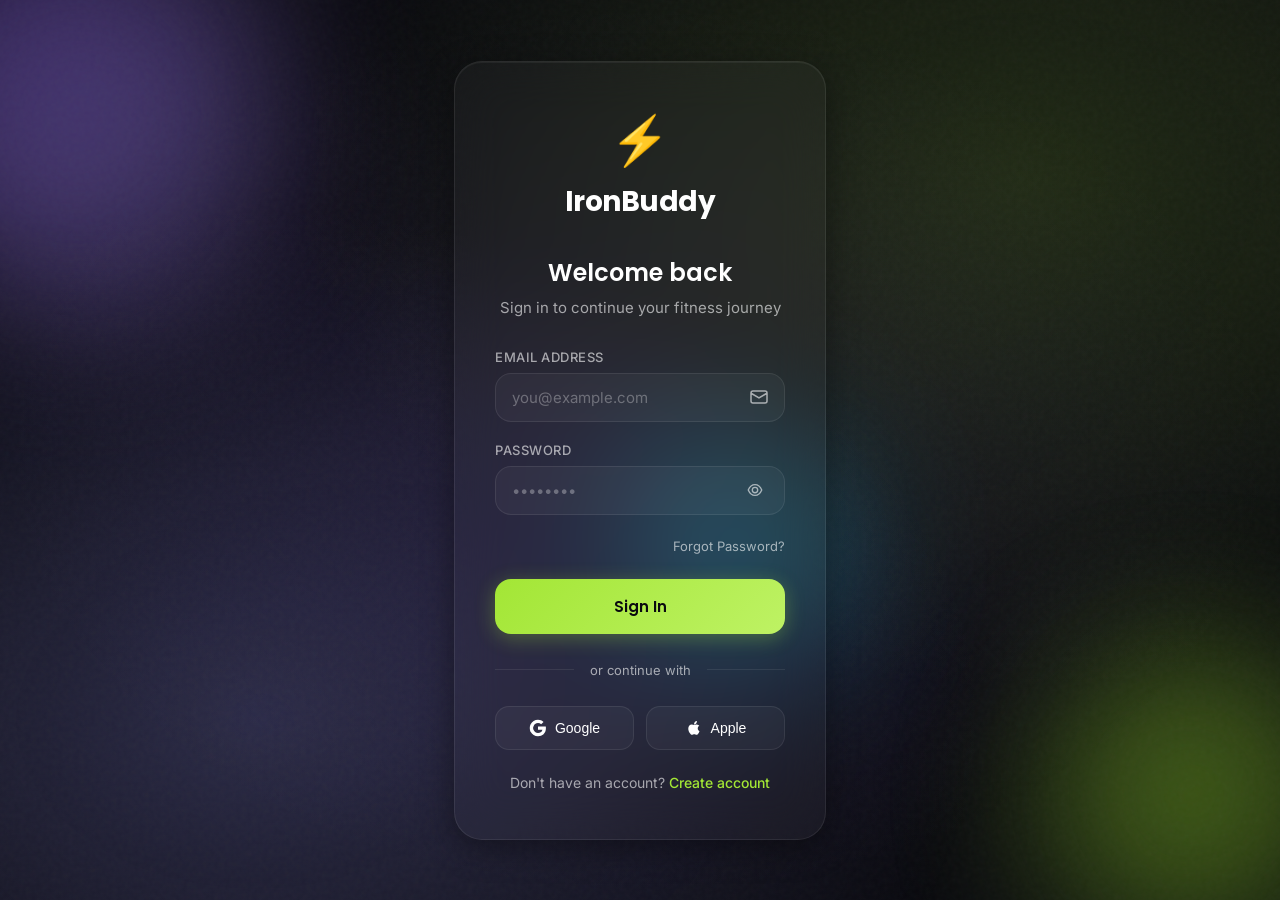
<file: fitforge/templates/login.html>
<!DOCTYPE html>
<html lang="en">
<head>
  <meta charset="UTF-8" />
  <meta name="viewport" content="width=device-width, initial-scale=1.0" />
  <title>⚡ IronBuddy — Login</title>
  <link rel="preconnect" href="https://fonts.googleapis.com" />
  <link rel="preconnect" href="https://fonts.gstatic.com" crossorigin />
  <link href="https://fonts.googleapis.com/css2?family=Inter:wght@300;400;500;600;700&family=Poppins:wght@400;500;600;700&display=swap" rel="stylesheet" />
  <style>
    :root {
      --bg-dark: #0a0a0f;
      --bg-card: rgba(255, 255, 255, 0.03);
      --border: rgba(255, 255, 255, 0.08);
      --text-primary: #ffffff;
      --text-secondary: rgba(255, 255, 255, 0.6);
      --accent: #a3e635;
      --accent-hover: #bef264;
      --error: #ef4444;
      --success: #22c55e;
      --shadow-glow: 0 0 60px rgba(163, 230, 53, 0.15);
      --shadow-card: 0 8px 32px rgba(0, 0, 0, 0.4);
    }

    * {
      margin: 0;
      padding: 0;
      box-sizing: border-box;
    }

    body {
      font-family: 'Inter', sans-serif;
      min-height: 100vh;
      display: flex;
      align-items: center;
      justify-content: center;
      background: var(--bg-dark);
      position: relative;
      overflow: hidden;
    }

    /* Animated gradient background */
    .bg-gradient {
      position: fixed;
      inset: 0;
      background: 
        radial-gradient(ellipse at 20% 80%, rgba(120, 119, 198, 0.3) 0%, transparent 50%),
        radial-gradient(ellipse at 80% 20%, rgba(163, 230, 53, 0.15) 0%, transparent 50%),
        radial-gradient(ellipse at 50% 50%, rgba(139, 92, 246, 0.1) 0%, transparent 70%);
      animation: gradientShift 15s ease infinite;
    }

    @keyframes gradientShift {
      0%, 100% { transform: scale(1) rotate(0deg); opacity: 1; }
      50% { transform: scale(1.1) rotate(2deg); opacity: 0.8; }
    }

    /* Floating orbs */
    .orb {
      position: fixed;
      border-radius: 50%;
      filter: blur(80px);
      opacity: 0.4;
      animation: float 20s ease-in-out infinite;
    }

    .orb-1 {
      width: 400px;
      height: 400px;
      background: linear-gradient(135deg, #8b5cf6, #a78bfa);
      top: -10%;
      left: -10%;
      animation-delay: 0s;
    }

    .orb-2 {
      width: 300px;
      height: 300px;
      background: linear-gradient(135deg, #a3e635, #84cc16);
      bottom: -5%;
      right: -5%;
      animation-delay: -5s;
    }

    .orb-3 {
      width: 200px;
      height: 200px;
      background: linear-gradient(135deg, #06b6d4, #22d3ee);
      top: 50%;
      left: 50%;
      animation-delay: -10s;
    }

    @keyframes float {
      0%, 100% { transform: translate(0, 0) scale(1); }
      25% { transform: translate(30px, -30px) scale(1.05); }
      50% { transform: translate(-20px, 20px) scale(0.95); }
      75% { transform: translate(20px, 30px) scale(1.02); }
    }

    /* Noise texture overlay */
    .noise {
      position: fixed;
      inset: 0;
      opacity: 0.03;
      background-image: url("data:image/svg+xml,%3Csvg viewBox='0 0 256 256' xmlns='http://www.w3.org/2000/svg'%3E%3Cfilter id='noise'%3E%3CfeTurbulence type='fractalNoise' baseFrequency='0.65' numOctaves='3' stitchTiles='stitch'/%3E%3C/filter%3E%3Crect width='100%25' height='100%25' filter='url(%23noise)'/%3E%3C/svg%3E");
      pointer-events: none;
    }

    /* Main container */
    .login-container {
      position: relative;
      z-index: 10;
      width: 100%;
      max-width: 420px;
      padding: 0 24px;
    }

    /* Glass card */
    .login-card {
      background: var(--bg-card);
      backdrop-filter: blur(24px);
      -webkit-backdrop-filter: blur(24px);
      border: 1px solid var(--border);
      border-radius: 28px;
      padding: 48px 40px;
      box-shadow: 
        var(--shadow-card),
        inset 0 1px 0 rgba(255, 255, 255, 0.05);
      animation: cardEnter 0.6s cubic-bezier(0.16, 1, 0.3, 1);
    }

    @keyframes cardEnter {
      from {
        opacity: 0;
        transform: translateY(20px) scale(0.98);
      }
      to {
        opacity: 1;
        transform: translateY(0) scale(1);
      }
    }

    /* Logo */
    .logo {
      text-align: center;
      margin-bottom: 32px;
    }

    .logo-icon {
      font-size: 48px;
      margin-bottom: 12px;
      display: block;
      animation: pulse 2s ease-in-out infinite;
    }

    @keyframes pulse {
      0%, 100% { transform: scale(1); }
      50% { transform: scale(1.05); }
    }

    .logo-text {
      font-family: 'Poppins', sans-serif;
      font-size: 28px;
      font-weight: 700;
      color: var(--text-primary);
      letter-spacing: -0.5px;
    }

    /* Welcome text */
    .welcome {
      text-align: center;
      margin-bottom: 32px;
    }

    .welcome-title {
      font-family: 'Poppins', sans-serif;
      font-size: 24px;
      font-weight: 600;
      color: var(--text-primary);
      margin-bottom: 8px;
    }

    .welcome-subtitle {
      font-size: 15px;
      color: var(--text-secondary);
      font-weight: 400;
    }

    /* Form */
    .form-group {
      margin-bottom: 20px;
      position: relative;
    }

    .form-label {
      display: block;
      font-size: 13px;
      font-weight: 500;
      color: var(--text-secondary);
      margin-bottom: 8px;
      text-transform: uppercase;
      letter-spacing: 0.5px;
      transition: color 0.2s;
    }

    .form-group:focus-within .form-label {
      color: var(--accent);
    }

    .input-wrapper {
      position: relative;
    }

    .form-input {
      width: 100%;
      padding: 14px 44px 14px 16px;
      background: rgba(255, 255, 255, 0.04);
      border: 1px solid var(--border);
      border-radius: 16px;
      color: var(--text-primary);
      font-size: 15px;
      font-family: inherit;
      outline: none;
      transition: all 0.25s ease;
    }

    .form-input::placeholder {
      color: rgba(255, 255, 255, 0.3);
    }

    .form-input:hover {
      background: rgba(255, 255, 255, 0.06);
      border-color: rgba(255, 255, 255, 0.12);
    }

    .form-input:focus {
      background: rgba(255, 255, 255, 0.08);
      border-color: var(--accent);
      box-shadow: 0 0 0 3px rgba(163, 230, 53, 0.1);
    }

    .input-icon {
      position: absolute;
      right: 16px;
      top: 50%;
      transform: translateY(-50%);
      width: 20px;
      height: 20px;
      color: var(--text-secondary);
      pointer-events: none;
      transition: color 0.2s;
    }

    .form-group:focus-within .input-icon {
      color: var(--accent);
    }

    /* Password toggle */
    .password-toggle {
      position: absolute;
      right: 12px;
      top: 50%;
      transform: translateY(-50%);
      width: 36px;
      height: 36px;
      display: flex;
      align-items: center;
      justify-content: center;
      background: transparent;
      border: none;
      color: var(--text-secondary);
      cursor: pointer;
      border-radius: 10px;
      transition: all 0.2s;
    }

    .password-toggle:hover {
      background: rgba(255, 255, 255, 0.08);
      color: var(--text-primary);
    }

    .password-toggle:active {
      transform: translateY(-50%) scale(0.95);
    }

    .password-toggle svg {
      width: 18px;
      height: 18px;
    }

    /* Forgot password */
    .forgot-link {
      text-align: right;
      margin-top: 8px;
      margin-bottom: 24px;
    }

    .forgot-link a {
      font-size: 13px;
      color: var(--text-secondary);
      text-decoration: none;
      transition: color 0.2s;
    }

    .forgot-link a:hover {
      color: var(--accent);
    }

    /* Primary button */
    .btn-primary {
      width: 100%;
      padding: 16px 24px;
      background: linear-gradient(135deg, var(--accent), var(--accent-hover));
      border: none;
      border-radius: 16px;
      color: #0a0a0f;
      font-family: 'Poppins', sans-serif;
      font-size: 15px;
      font-weight: 600;
      cursor: pointer;
      position: relative;
      overflow: hidden;
      transition: all 0.3s ease;
      box-shadow: 0 4px 20px rgba(163, 230, 53, 0.3);
    }

    .btn-primary::before {
      content: '';
      position: absolute;
      inset: 0;
      background: linear-gradient(135deg, rgba(255,255,255,0.2), transparent);
      opacity: 0;
      transition: opacity 0.3s;
    }

    .btn-primary:hover {
      transform: translateY(-2px);
      box-shadow: 0 8px 30px rgba(163, 230, 53, 0.4);
    }

    .btn-primary:hover::before {
      opacity: 1;
    }

    .btn-primary:active {
      transform: translateY(0);
    }

    /* Ripple effect */
    .ripple {
      position: absolute;
      border-radius: 50%;
      background: rgba(0, 0, 0, 0.2);
      transform: scale(0);
      animation: ripple 0.6s ease-out;
      pointer-events: none;
    }

    @keyframes ripple {
      to {
        transform: scale(4);
        opacity: 0;
      }
    }

    /* Social login */
    .divider {
      display: flex;
      align-items: center;
      margin: 28px 0;
      color: var(--text-secondary);
      font-size: 13px;
    }

    .divider::before,
    .divider::after {
      content: '';
      flex: 1;
      height: 1px;
      background: var(--border);
    }

    .divider::before {
      margin-right: 16px;
    }

    .divider::after {
      margin-left: 16px;
    }

    .social-buttons {
      display: flex;
      gap: 12px;
      margin-bottom: 24px;
    }

    .btn-social {
      flex: 1;
      padding: 12px;
      background: rgba(255, 255, 255, 0.04);
      border: 1px solid var(--border);
      border-radius: 14px;
      color: var(--text-primary);
      font-size: 14px;
      font-weight: 500;
      cursor: pointer;
      display: flex;
      align-items: center;
      justify-content: center;
      gap: 8px;
      transition: all 0.25s ease;
    }

    .btn-social:hover {
      background: rgba(255, 255, 255, 0.08);
      border-color: rgba(255, 255, 255, 0.15);
      transform: translateY(-1px);
    }

    .btn-social svg {
      width: 18px;
      height: 18px;
    }

    /* Sign up link */
    .signup-link {
      text-align: center;
      font-size: 14px;
      color: var(--text-secondary);
    }

    .signup-link a {
      color: var(--accent);
      text-decoration: none;
      font-weight: 500;
      transition: opacity 0.2s;
    }

    .signup-link a:hover {
      opacity: 0.8;
    }

    /* Messages */
    .message {
      padding: 12px 16px;
      border-radius: 12px;
      font-size: 14px;
      font-weight: 500;
      margin-bottom: 20px;
      display: none;
      animation: slideIn 0.3s ease;
    }

    .message.show {
      display: block;
    }

    .message.error {
      background: rgba(239, 68, 68, 0.1);
      border: 1px solid rgba(239, 68, 68, 0.2);
      color: var(--error);
    }

    .message.success {
      background: rgba(34, 197, 94, 0.1);
      border: 1px solid rgba(34, 197, 94, 0.2);
      color: var(--success);
    }

    @keyframes slideIn {
      from {
        opacity: 0;
        transform: translateY(-10px);
      }
      to {
        opacity: 1;
        transform: translateY(0);
      }
    }

    /* Responsive */
    @media (max-width: 480px) {
      .login-card {
        padding: 36px 24px;
        border-radius: 24px;
      }

      .logo-text {
        font-size: 24px;
      }

      .welcome-title {
        font-size: 20px;
      }

      .orb-1 { width: 250px; height: 250px; }
      .orb-2 { width: 200px; height: 200px; }
      .orb-3 { width: 150px; height: 150px; }
    }

    /* Loading state */
    .btn-primary.loading {
      pointer-events: none;
      opacity: 0.8;
    }

    .btn-primary.loading::after {
      content: '';
      position: absolute;
      width: 20px;
      height: 20px;
      border: 2px solid transparent;
      border-top-color: #0a0a0f;
      border-radius: 50%;
      animation: spin 0.8s linear infinite;
    }

    @keyframes spin {
      to { transform: rotate(360deg); }
    }
  </style>
</head>
<body>
  <!-- Background effects -->
  <div class="bg-gradient"></div>
  <div class="orb orb-1"></div>
  <div class="orb orb-2"></div>
  <div class="orb orb-3"></div>
  <div class="noise"></div>

  <!-- Login container -->
  <div class="login-container">
    <div class="login-card">
      <!-- Logo -->
      <div class="logo">
        <span class="logo-icon">⚡</span>
        <h1 class="logo-text">IronBuddy</h1>
      </div>

      <!-- Welcome -->
      <div class="welcome">
        <h2 class="welcome-title">Welcome back</h2>
        <p class="welcome-subtitle">Sign in to continue your fitness journey</p>
      </div>

      <!-- Messages -->
      <div class="message" id="message"></div>

      <!-- Form -->
      <form id="loginForm">
        <!-- Email -->
        <div class="form-group">
          <label class="form-label">Email Address</label>
          <div class="input-wrapper">
            <input 
              type="email" 
              class="form-input" 
              id="email" 
              placeholder="you@example.com" 
              required
              autocomplete="email"
            />
            <svg class="input-icon" viewBox="0 0 20 20" fill="none" stroke="currentColor" stroke-width="1.5">
              <path d="M2.5 6.5L10 11L17.5 6.5M4 4H16C17.1046 4 18 4.89543 18 6V14C18 15.1046 17.1046 16 16 16H4C2.89543 16 2 15.1046 2 14V6C2 4.89543 2.89543 4 4 4Z"/>
            </svg>
          </div>
        </div>

        <!-- Password -->
        <div class="form-group">
          <label class="form-label">Password</label>
          <div class="input-wrapper">
            <input 
              type="password" 
              class="form-input" 
              id="password" 
              placeholder="••••••••" 
              required
              autocomplete="current-password"
            />
            <button type="button" class="password-toggle" id="togglePassword" aria-label="Toggle password visibility">
              <!-- Eye icon -->
              <svg id="eyeIcon" viewBox="0 0 20 20" fill="none" stroke="currentColor" stroke-width="1.5">
                <path d="M2.5 10C2.5 10 5 4 10 4C15 4 17.5 10 17.5 10C17.5 10 15 16 10 16C5 16 2.5 10 2.5 10Z"/>
                <circle cx="10" cy="10" r="3"/>
              </svg>
              <!-- Eye-off icon (hidden by default) -->
              <svg id="eyeOffIcon" viewBox="0 0 20 20" fill="none" stroke="currentColor" stroke-width="1.5" style="display: none;">
                <path d="M2.5 10C2.5 10 5 4 10 4C15 4 17.5 10 17.5 10C17.5 10 15 16 10 16C5 16 2.5 10 2.5 10Z"/>
                <circle cx="10" cy="10" r="3"/>
                <path d="M3 3L17 17" stroke-linecap="round"/>
              </svg>
            </button>
          </div>
        </div>

        <!-- Forgot password -->
        <div class="forgot-link">
          <a href="#" onclick="showForgotPassword()">Forgot Password?</a>
        </div>

        <!-- Login button -->
        <button type="submit" class="btn-primary" id="loginBtn">
          Sign In
        </button>
      </form>

      <!-- Social login -->
      <div class="divider">or continue with</div>
      
      <div class="social-buttons">
        <button type="button" class="btn-social" onclick="socialLogin('google')">
          <svg viewBox="0 0 24 24" fill="currentColor">
            <path d="M22.56 12.25c0-.78-.07-1.53-.2-2.25H12v4.26h5.92c-.26 1.37-1.04 2.53-2.21 3.31v2.77h3.57c2.08-1.92 3.28-4.74 3.28-8.09z"/>
            <path d="M12 23c2.97 0 5.46-.98 7.28-2.66l-3.57-2.77c-.98.66-2.23 1.06-3.71 1.06-2.86 0-5.29-1.93-6.16-4.53H2.18v2.84C3.99 20.53 7.7 23 12 23z"/>
            <path d="M5.84 14.09c-.22-.66-.35-1.36-.35-2.09s.13-1.43.35-2.09V7.07H2.18C1.43 8.55 1 10.22 1 12s.43 3.45 1.18 4.93l2.85-2.22.81-.62z"/>
            <path d="M12 5.38c1.62 0 3.06.56 4.21 1.64l3.15-3.15C17.45 2.09 14.97 1 12 1 7.7 1 3.99 3.47 2.18 7.07l3.66 2.84c.87-2.6 3.3-4.53 6.16-4.53z"/>
          </svg>
          Google
        </button>
        <button type="button" class="btn-social" onclick="socialLogin('apple')">
          <svg viewBox="0 0 24 24" fill="currentColor">
            <path d="M17.05 20.28c-.98.95-2.05.88-3.08.4-1.09-.5-2.08-.48-3.24 0-1.44.62-2.2.44-3.06-.4C2.79 15.25 3.51 7.59 9.05 7.31c1.35.07 2.29.74 3.08.8 1.18-.24 2.31-.93 3.57-.84 1.51.12 2.65.72 3.4 1.8-3.12 1.87-2.38 5.98.22 7.13-.57 1.5-1.31 2.99-2.27 4.08zM12.03 7.25c-.15-2.35 1.66-4.35 3.93-4.58.29 2.58-2.14 4.8-3.93 4.58z"/>
          </svg>
          Apple
        </button>
      </div>

      <!-- Sign up -->
      <p class="signup-link">
        Don't have an account? <a href="/register">Create account</a>
      </p>
    </div>
  </div>

  <script>
    // Password toggle
    const togglePassword = document.getElementById('togglePassword');
    const passwordInput = document.getElementById('password');
    const eyeIcon = document.getElementById('eyeIcon');
    const eyeOffIcon = document.getElementById('eyeOffIcon');

    togglePassword.addEventListener('click', () => {
      const type = passwordInput.getAttribute('type') === 'password' ? 'text' : 'password';
      passwordInput.setAttribute('type', type);
      eyeIcon.style.display = type === 'password' ? 'block' : 'none';
      eyeOffIcon.style.display = type === 'password' ? 'none' : 'block';
    });

    // Button ripple effect
    const loginBtn = document.getElementById('loginBtn');
    loginBtn.addEventListener('click', function(e) {
      const rect = this.getBoundingClientRect();
      const ripple = document.createElement('span');
      ripple.className = 'ripple';
      ripple.style.left = (e.clientX - rect.left) + 'px';
      ripple.style.top = (e.clientY - rect.top) + 'px';
      this.appendChild(ripple);
      setTimeout(() => ripple.remove(), 600);
    });

    // Form submission
    const loginForm = document.getElementById('loginForm');
    const message = document.getElementById('message');

    function showMessage(text, type) {
      message.textContent = text;
      message.className = `message ${type} show`;
      setTimeout(() => message.classList.remove('show'), 5000);
    }

    loginForm.addEventListener('submit', async (e) => {
      e.preventDefault();
      
      const email = document.getElementById('email').value;
      const password = document.getElementById('password').value;

      // Loading state
      loginBtn.classList.add('loading');
      loginBtn.textContent = '';

      try {
        // Simulate API call
        await new Promise(resolve => setTimeout(resolve, 1500));

        // For demo: accept any valid-looking credentials
        if (email && password.length >= 6) {
          showMessage('✓ Login successful! Redirecting...', 'success');
          setTimeout(() => {
            window.location.href = '/';
          }, 1000);
        } else {
          showMessage('Invalid credentials. Please try again.', 'error');
        }
      } catch (err) {
        showMessage('Something went wrong. Please try again.', 'error');
      } finally {
        loginBtn.classList.remove('loading');
        loginBtn.textContent = 'Sign In';
      }
    });

    // Social login
    function socialLogin(provider) {
      showMessage(`Connecting to ${provider}...`, 'success');
      // Implement OAuth flow here
    }

    // Forgot password
    function showForgotPassword() {
      showMessage('Password reset link sent to your email!', 'success');
    }

    // Input animations on focus
    document.querySelectorAll('.form-input').forEach(input => {
      input.addEventListener('focus', function() {
        this.parentElement.parentElement.classList.add('focused');
      });
      
      input.addEventListener('blur', function() {
        this.parentElement.parentElement.classList.remove('focused');
      });
    });
  </script>
</body>
</html>
</file>
